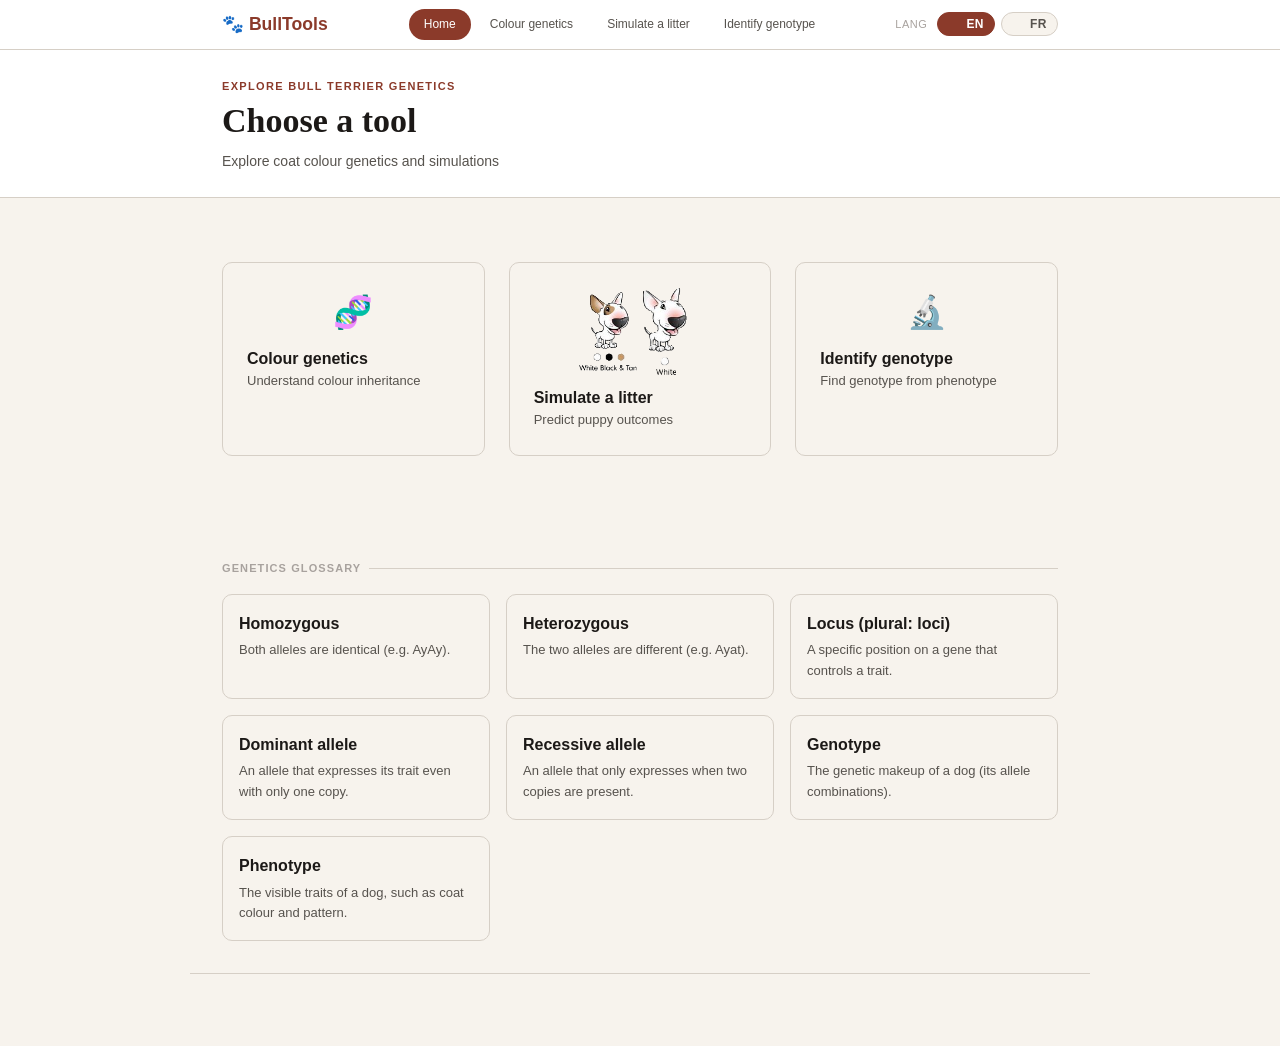
<file: index.html>
<!DOCTYPE html>
<html lang="en">
<head>
<meta charset="UTF-8">
<meta name="viewport" content="width=device-width, initial-scale=1.0">

<title>Bull Terrier Colors Tools</title>

<link rel="stylesheet" href="styles.css">
</head>

<body>

<!-- TOP BAR -->
<div class="top-bar">
  <div class="top-bar-inner">

    
      <!-- ✅ BRAND -->
    <a href="index.html" class="brand">
      🐾 BullTools
    </a>


    <nav class="nav-links">
      <a class="nav-link active" href="index.html">Home</a>
      <a class="nav-link" href="genetics.html" id="nav-genetics"></a>
      <a class="nav-link" href="cross.html" id="nav-litter"></a>
      <a class="nav-link" href="reverse.html" id="nav-reverse"></a>
    </nav>

    <div class="lang-group">
      <span class="lang-label">Lang</span>
      <button class="lang-btn" id="btn-en" onclick="setLang('en')">EN</button>
      <button class="lang-btn" id="btn-fr" onclick="setLang('fr')">FR</button>
    </div>

  </div>
</div>

<!-- HEADER -->
<div class="page-header">
  <div class="page-header-inner">
    <div class="header-eyebrow" id="home-eyebrow"></div>
      <h1 id="home-title"></h1>
      <p id="home-desc"></p>
  </div>
</div>

<main>


 <div class="tool-bar">

    <a href="genetics.html" class="tool-card">
      <div class="tool-icon">🧬</div>
      <div class="tool-title" id="home-genetics-title"></div>
      <div class="tool-desc" id="home-genetics-desc"></div>

    </a>

    <a href="cross.html" class="tool-card">
      <div class="tool-icon">
            <img src="assets/BT_white_CarTri.png" alt="">
            <img src="assets/BT_white.png" alt="">
      </div>
      <div class="tool-title" id="home-cross-title"></div>
      <div class="tool-desc" id="home-cross-desc"></div>
    </a>

    <a href="reverse.html" class="tool-card">
      <div class="tool-icon">🔬</div>
      <div class="tool-title" id="home-reverse-title"></div>
      <div class="tool-desc" id="home-reverse-desc"></div>
    </a>

  </div>

<div class="glossary">

  <div class="section-label" id="glossary-title"></div>

  <div class="glossary-grid">

    <div class="glossary-item">
      <div class="glossary-term" id="term-homo"></div>
      <div class="glossary-desc" id="desc-homo"></div>
    </div>

    <div class="glossary-item">
      <div class="glossary-term" id="term-hetero"></div>
      <div class="glossary-desc" id="desc-hetero"></div>
    </div>

    <div class="glossary-item">
      <div class="glossary-term" id="term-locus"></div>
      <div class="glossary-desc" id="desc-locus"></div>
    </div>

    <div class="glossary-item">
      <div class="glossary-term" id="term-dominant"></div>
      <div class="glossary-desc" id="desc-dominant"></div>
    </div>

    <div class="glossary-item">
      <div class="glossary-term" id="term-recessive"></div>
      <div class="glossary-desc" id="desc-recessive"></div>
    </div>

    <div class="glossary-item">
    <div class="glossary-term" id="term-genotype"></div>
    <div class="glossary-desc" id="desc-genotype"></div>
    </div>

    <div class="glossary-item">
    <div class="glossary-term" id="term-phenotype"></div>
    <div class="glossary-desc" id="desc-phenotype"></div>
    </div>

  </div>

</div>

</main>

<footer id="footer-ref"></footer>

<script src="js/ui.js"></script>
<script src="js/home.js"></script>

</body>
</html>
</file>
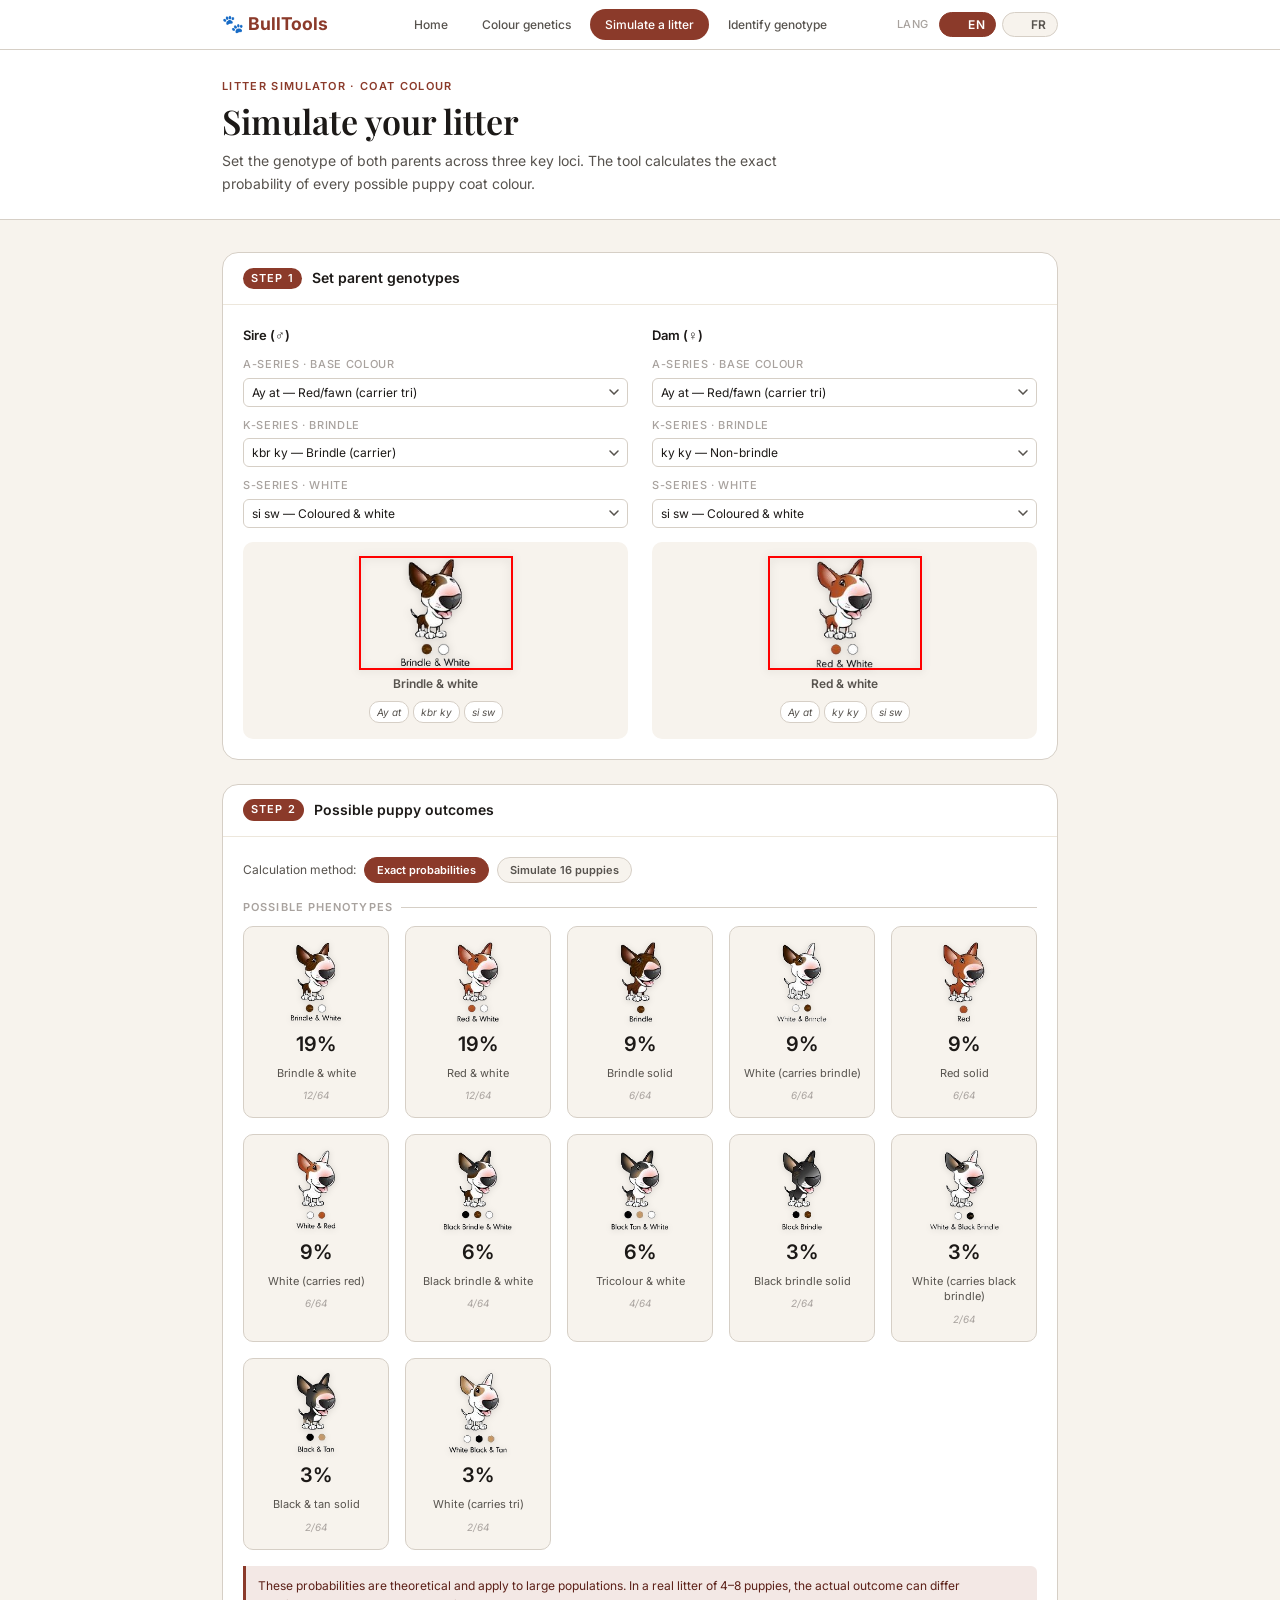
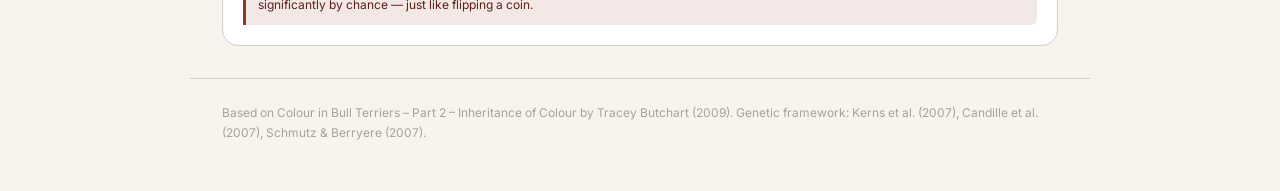
<file: cross.html>
<!DOCTYPE html>
<html lang="en">
<head>
<meta charset="UTF-8">
<meta name="viewport" content="width=device-width, initial-scale=1.0">
<title>Bull Terrier — Simulate a Litter</title>
<link rel="preconnect" href="https://fonts.googleapis.com">
<link href="https://fonts.googleapis.com/css2?family=Inter:wght@400;500;600&family=Playfair+Display:wght@600&display=swap" rel="stylesheet">
<link rel="stylesheet" href="styles.css">
</head>
<body>

<!-- TOP BAR -->
<div class="top-bar">
  <div class="top-bar-inner">

    <!-- ✅ BRAND -->
    <a href="index.html" class="brand">
      🐾 BullTools
    </a>

    <nav class="nav-links">
      <a class="nav-link" href="index.html">Home</a>
      <a class="nav-link" href="genetics.html" id="nav-genetics"></a>
      <a class="nav-link active" href="cross.html" id="nav-litter"></a>
      <a class="nav-link" href="reverse.html" id="nav-reverse"></a>
    </nav>
    
    <div class="lang-group">
      <span class="lang-label">Lang</span>
      <button class="lang-btn active" id="btn-en" onclick="setLang('en')">EN</button>
      <button class="lang-btn" id="btn-fr" onclick="setLang('fr')">FR</button>
    </div>
  </div>
</div>

<!-- PAGE HEADER -->
<div class="page-header">
  <div class="page-header-inner">
    <div class="header-eyebrow" id="hdr-eyebrow"></div>
    <h1 id="hdr-title"></h1>
    <p id="hdr-desc"></p>
  </div>
</div>

<main>
  <!-- PARENTS CARD -->
  <div class="card">
    <div class="card-header">
      <span class="card-tag" id="card-tag-parents"></span>
      <span class="card-title" id="card-title-parents"></span>
    </div>
    <div class="card-body">
      <div class="parents-grid">

        <!-- Parent 1 -->
        <div class="parent-block">
          <div class="parent-label" id="p1-label"></div>
          <div class="locus-row">
            <div class="locus-row-label" id="p1-a-label"></div>
            <select id="p1-A" onchange="update()"></select>
          </div>
          <div class="locus-row">
            <div class="locus-row-label" id="p1-k-label"></div>
            <select id="p1-K" onchange="update()"></select>
          </div>
          <div class="locus-row">
            <div class="locus-row-label" id="p1-s-label"></div>
            <select id="p1-S" onchange="update()"></select>
          </div>
          <div class="dog-preview" id="p1-preview">
            <img id="p1-img" src="" alt="Parent 1" onerror="this.style.outline='2px solid red';console.error('Image not found:',this.src)"/>
            <div class="phenotype-badge" id="p1-pheno-label"></div>
            <div class="genotype-pills" id="p1-geno-pills"></div>
          </div>
        </div>

        <!-- Parent 2 -->
        <div class="parent-block">
          <div class="parent-label" id="p2-label"></div>
          <div class="locus-row">
            <div class="locus-row-label" id="p2-a-label"></div>
            <select id="p2-A" onchange="update()"></select>
          </div>
          <div class="locus-row">
            <div class="locus-row-label" id="p2-k-label"></div>
            <select id="p2-K" onchange="update()"></select>
          </div>
          <div class="locus-row">
            <div class="locus-row-label" id="p2-s-label"></div>
            <select id="p2-S" onchange="update()"></select>
          </div>
          <div class="dog-preview" id="p2-preview">
            <img id="p2-img" src="" alt="Parent 2" onerror="this.style.outline='2px solid red';console.error('Image not found:',this.src)"/>
            <div class="phenotype-badge" id="p2-pheno-label"></div>
            <div class="genotype-pills" id="p2-geno-pills"></div>
          </div>
        </div>

      </div>
    </div>
  </div>

  <!-- RESULTS CARD -->
  <div class="card">
    <div class="card-header">
      <span class="card-tag" id="card-tag-results"></span>
      <span class="card-title" id="card-title-results"></span>
    </div>
    <div class="card-body">
      <div class="method-row">
        <span class="method-label" id="method-label"></span>
        <button class="method-btn active" id="btn-exact" onclick="setMethod('exact')"></button>
        <button class="method-btn" id="btn-sim" onclick="setMethod('sim')"></button>
      </div>
      <div class="section-label" id="results-section-label"></div>
      <div class="results-grid" id="results-grid"></div>
      <div class="note-box" id="results-note"></div>
    </div>
  </div>
</main>

<footer id="footer-ref"></footer>

<script src="js/ui.js"></script>
<script src="js/cross.js"></script>

</body>
</html>
</file>
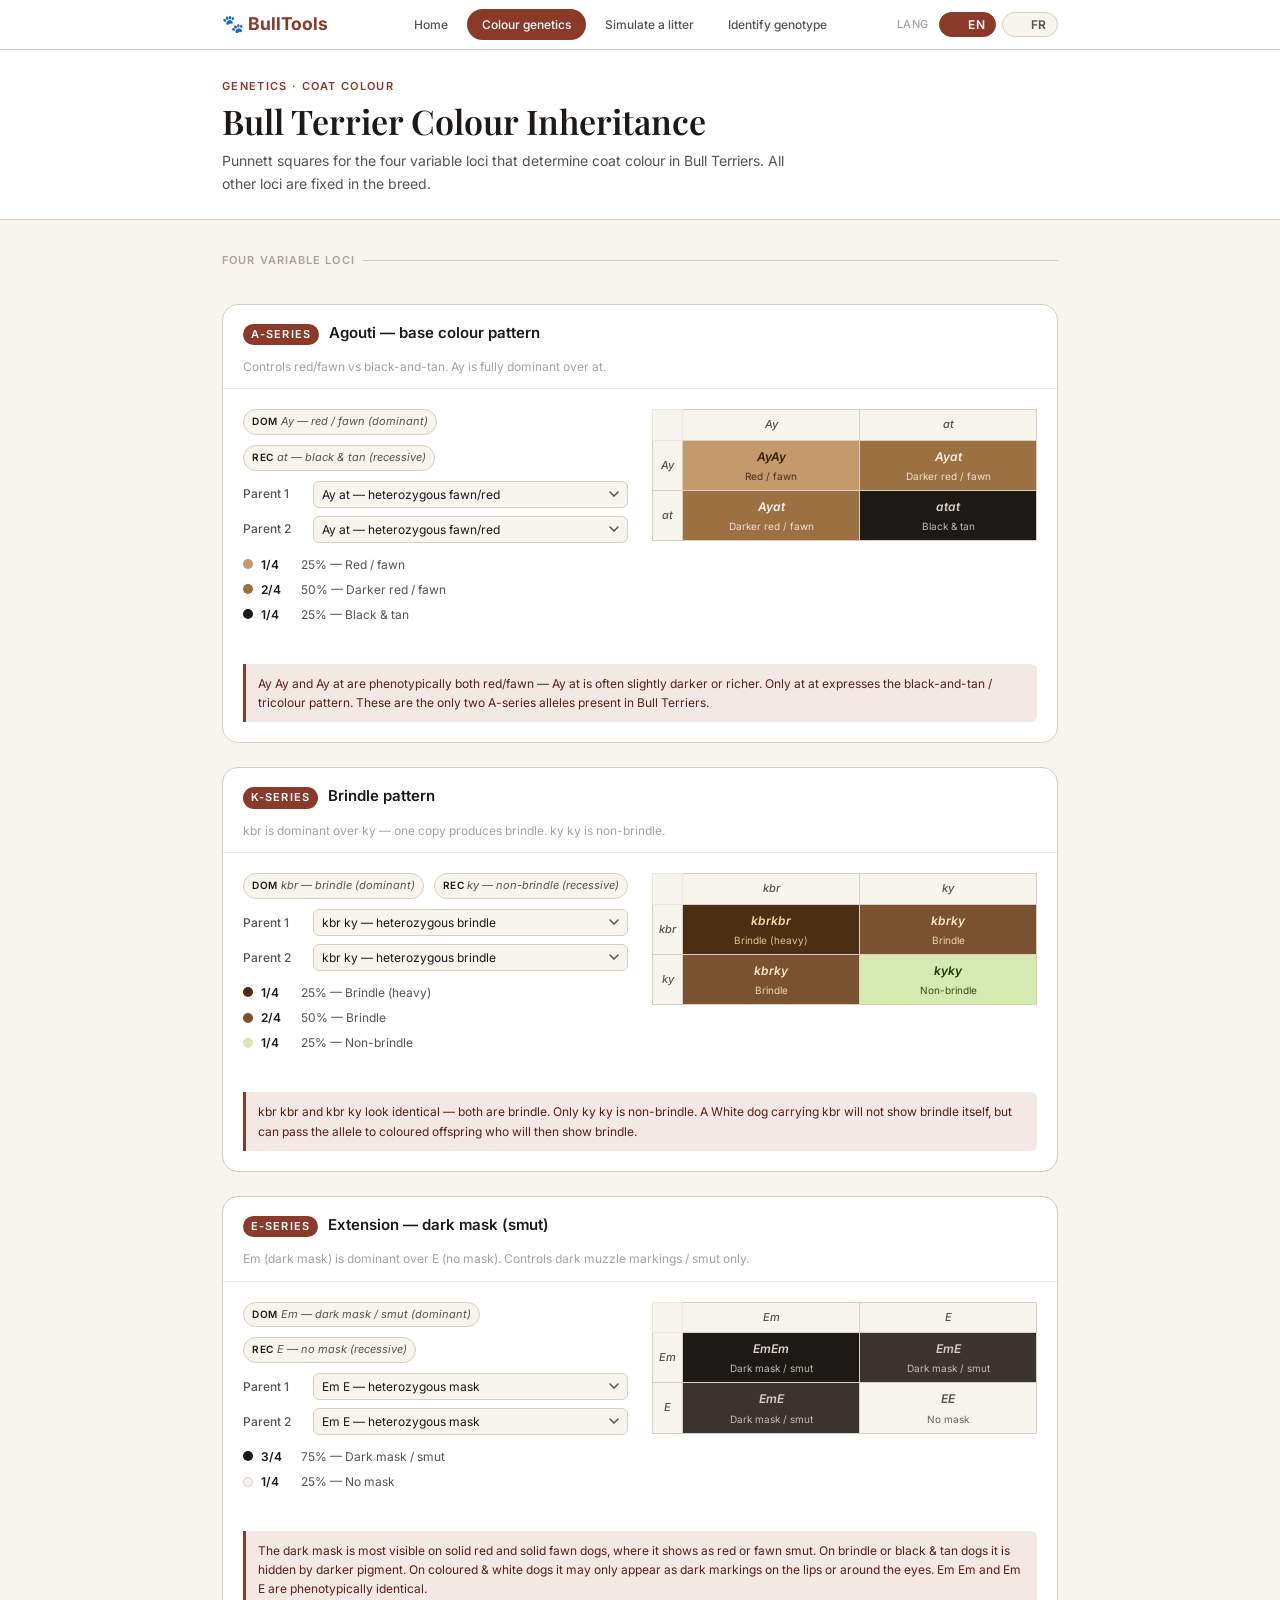
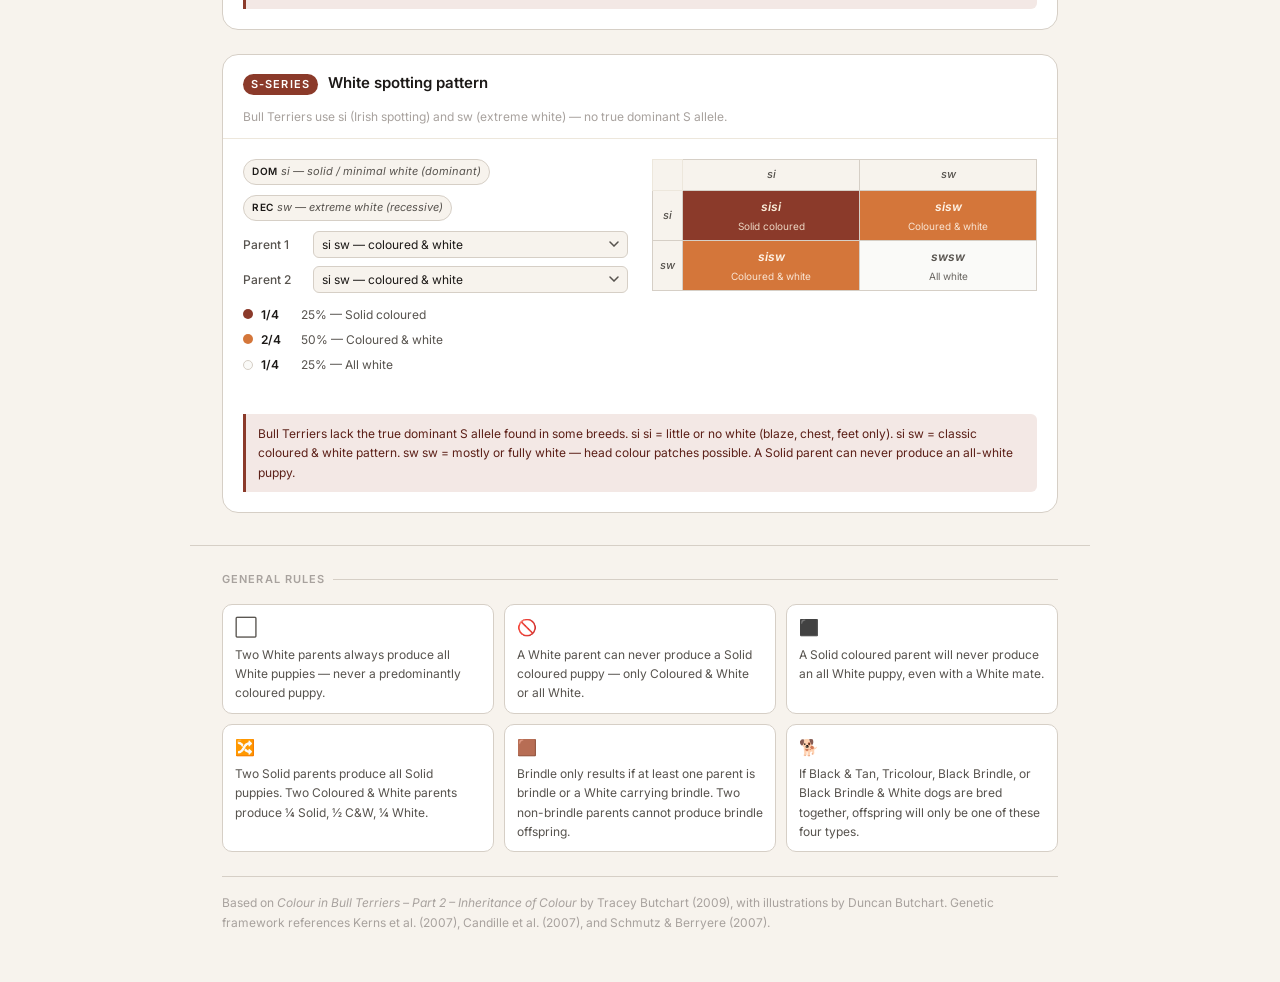
<file: genetics.html>
<!DOCTYPE html>
<html lang="en">
<head>
<meta charset="UTF-8">
<meta name="viewport" content="width=device-width, initial-scale=1.0">
<title>Bull Terrier Colour Genetics / Génétique des Couleurs chez le Bull Terrier</title>

  <!-- Fonts -->
  <link rel="preconnect" href="https://fonts.googleapis.com">
  <link href="https://fonts.googleapis.com/css2?family=Inter:wght@400;500;600&family=Playfair+Display:wght@600&display=swap" rel="stylesheet">

  <!-- Shared styles -->
  <link rel="stylesheet" href="styles.css">
</head>

<body>

<!-- TOP BAR -->
<div class="top-bar">
  <div class="top-bar-inner">

    <!-- ✅ BRAND -->
    <a href="index.html" class="brand">
      🐾 BullTools
    </a>

    <nav class="nav-links">
      <a class="nav-link" href="index.html">Home</a>
      <a class="nav-link active" href="genetics.html" id="nav-genetics"></a>
      <a class="nav-link" href="cross.html" id="nav-litter"></a>
      <a class="nav-link" href="reverse.html" id="nav-reverse"></a>
    </nav>
    
    <div class="lang-group">
      <span class="lang-label">Lang</span>
      <button class="lang-btn active" id="btn-en" onclick="setLang('en')">EN</button>
      <button class="lang-btn" id="btn-fr" onclick="setLang('fr')">FR</button>
    </div>
  </div>
</div>

<!-- PAGE HEADER -->
<div class="page-header">
  <div class="page-header-inner">
    <div class="header-eyebrow" id="hdr-eyebrow"></div>
    <h1 id="hdr-title"></h1>
    <p id="hdr-desc"></p>
  </div>
</div>

<main id="app"></main>

<footer>
  <div class="section-label" id="footer-rules-label"></div>
  <div class="rules-grid" id="rules-grid"></div>
  <hr class="divider" style="margin-top:1.5rem">
  <p id="footer-ref"></p>
</footer>

<script src="js/ui.js"></script>
<script src="js/genetics.js"></script>

</body>
</html>
</file>
<file: styles.css>
/* ══════════════════════════════════════════
   BULL TERRIER GENETICS — SHARED STYLESHEET
   Used by: index.html, cross.html
══════════════════════════════════════════ */

*, *::before, *::after { box-sizing: border-box; margin: 0; padding: 0; }

:root {
  --cream: #F7F3ED;
  --cream-dark: #EDE7DC;
  --ink: #1C1917;
  --ink-soft: #57534E;
  --ink-muted: #A8A29E;
  --rule: #D6CFC6;
  --accent: #8B3A2A;
  --accent-light: #F3E8E5;
  --white: #FFFFFF;
  --radius-sm: 6px;
  --radius-md: 10px;
  --radius-lg: 16px;
}

body {
  font-family: 'Inter', sans-serif;
  background: var(--cream);
  color: var(--ink);
  min-height: 100vh;
  line-height: 1.6;
}

/* ── TOP BAR (shared) ── */
.top-bar {
  background: var(--white);
  border-bottom: 1px solid var(--rule);
  position: sticky;
  top: 0;
  z-index: 100;
}

.top-bar-inner {
  max-width: 900px;
  margin: 0 auto;
  padding: 0.55rem 2rem;
  display: flex;
  justify-content: space-between;
  align-items: center;
  gap: 12px;
}

/* ── NAV LINKS (top bar) ── */
.nav-links { display: flex; gap: 4px; }

.nav-link {
  font-family: 'Inter', sans-serif;
  font-size: 12px;
  font-weight: 500;
  padding: 5px 14px;
  border-radius: 20px;
  border: 1px solid transparent;
  color: var(--ink-soft);
  text-decoration: none;
  transition: all 0.15s;
}
.nav-link:hover { background: var(--cream-dark); }
.nav-link.active { background: var(--accent); color: var(--white); }


/* ── LANG SWITCHER ── */
.lang-group { display: flex; align-items: center; gap: 6px; }

.lang-label {
  font-size: 11px;
  color: var(--ink-muted);
  font-weight: 500;
  letter-spacing: 0.05em;
  text-transform: uppercase;
  margin-right: 4px;
}

.lang-btn {
  font-family: 'Inter', sans-serif;
  font-size: 12px;
  font-weight: 600;
  padding: 4px 10px;
  border-radius: 20px;
  border: 1px solid var(--rule);
  background: var(--cream);
  color: var(--ink-soft);
  cursor: pointer;
  letter-spacing: 0.04em;
  transition: all 0.15s;
}
.lang-btn.active {
   background: var(--accent);
    color: var(--white);
     border-color: var(--accent);
     }
.lang-btn:hover:not(.active) { background: var(--cream-dark); }

/* ── FLAGS INSIDE BUTTONS ── */

.lang-btn {
  position: relative;
  padding-left: 28px; /* space for flag */
}

/* small flag icon */
.lang-btn::before {
  content: "";
  position: absolute;
  left: 6px;
  top: 50%;
  transform: translateY(-50%);
  width: 16px;
  height: 12px;
  background-size: cover;
  background-position: center;
  border-radius: 2px;
}

/* English flag */
#btn-en::before {
  background-image: url("https://flagcdn.com/w20/gb.png");
}

/* French flag */
#btn-fr::before {
  background-image: url("https://flagcdn.com/w20/fr.png");
}

/* ── PAGE HEADER ── */

.page-header {
  background: var(--white);
  border-bottom: 1px solid var(--rule);
}

.page-header-inner {
  max-width: 900px;
  margin: 0 auto;
  padding: 1.75rem 2rem 1.5rem;
}

/* eyebrow */
.header-eyebrow {
  font-size: 11px;
  font-weight: 600;
  letter-spacing: 0.12em;
  text-transform: uppercase;
  color: var(--accent);
  margin-bottom: 6px;
}

/* title */
.page-header-inner h1 {
  font-family: 'Playfair Display', serif;
  font-size: clamp(22px, 5vw, 34px);
  font-weight: 600;
  color: var(--ink);
  line-height: 1.2;
}

/* description */
.page-header-inner p {
  font-size: 14px;
  color: var(--ink-soft);
  margin-top: 8px;
  max-width: 580px;
}
/* ── MAIN LAYOUT ── */
main {
  max-width: 900px;
  margin: 0 auto;
  padding: 2rem;
  display: grid;
  gap: 1.5rem;
}

/* ── SHARED SECTION LABEL ── */
.section-label {
  font-size: 11px;
  font-weight: 600;
  letter-spacing: 0.1em;
  text-transform: uppercase;
  color: var(--ink-muted);
  margin-bottom: 10px;
  display: flex;
  align-items: center;
  gap: 8px;
}
.section-label::after { content: ''; flex: 1; height: 1px; background: var(--rule); }

/* ── NOTE BOX (shared) ── */
.note-box {
  background: var(--accent-light);
  border-left: 3px solid var(--accent);
  border-radius: 0 var(--radius-sm) var(--radius-sm) 0;
  padding: 10px 12px;
  font-size: 12px;
  color: #5C2018;
  line-height: 1.6;
  margin-top: 1rem;
  grid-column: 1 / -1;
}

/* ── FOOTER ── */
footer {
  max-width: 900px;
  margin: 0 auto;
  padding: 1.5rem 2rem 3rem;
  font-size: 12px;
  color: var(--ink-muted);
  border-top: 1px solid var(--rule);
  line-height: 1.7;
}

/* ── DIVIDER ── */
.divider { border: none; border-top: 1px solid var(--rule); margin: 0.5rem 0 1rem; }


/* ════════════════════════════════════════
   GENETICS.HTML — PUNNETT SQUARES
════════════════════════════════════════ */

.home-hero {
  text-align: center;
  padding: 3rem 1rem 1rem;
}

.home-hero h1 {
  font-family: 'Playfair Display', serif;
  font-size: 2rem;
}

.home-hero p {
  color: var(--ink-soft);
}

/* TOOL GRID */

.tool-bar {
  display: grid;
  grid-template-columns: repeat(auto-fit, minmax(220px, 1fr));
  gap: 1.5rem;
  margin: 2rem 0;
}

.tool-card {
  display: block;
  background: var(--cream);
  border: 1px solid var(--rule);
  border-radius: var(--radius-md);
  padding: 1.5rem;
  text-decoration: none;
  color: inherit;
  transition: all .2s ease;
}

.tool-card:hover {
  transform: translateY(-4px);
  border-color: var(--accent);
  box-shadow: 0 6px 14px rgba(0,0,0,0.08);
}

.tool-icon {
  font-size: 2rem;
}

.tool-title {
  font-weight: 600;
  margin-top: .5rem;
}

.tool-desc {
  font-size: 13px;
  color: var(--ink-soft);
}

.brand {
  font-weight: 700;
  text-decoration: none;
  color: var(--accent);
  margin-right: 1rem;
  font-size: 1.1rem;
}

.locus-card {
  background: var(--white);
  border: 1px solid var(--rule);
  border-radius: var(--radius-lg);
  overflow: hidden;
}

.locus-header {
  padding: 1rem 1.25rem 0.75rem;
  border-bottom: 1px solid var(--cream-dark);
  display: flex;
  align-items: baseline;
  gap: 10px;
  flex-wrap: wrap;
}

.locus-tag {
  font-size: 11px;
  font-weight: 600;
  letter-spacing: 0.1em;
  text-transform: uppercase;
  color: var(--white);
  background: var(--accent);
  padding: 2px 8px;
  border-radius: 20px;
  flex-shrink: 0;
}

.locus-title { font-size: 15px; font-weight: 600; color: var(--ink); }
.locus-subtitle { font-size: 12px; color: var(--ink-muted); margin-top: 2px; font-weight: 400; width: 100%; }

.locus-body {
  padding: 1.25rem;
  display: grid;
  grid-template-columns: 1fr 1fr;
  gap: 1.5rem;
  align-items: start;
}

/* Punnett select rows */
.parent-row { display: flex; align-items: center; gap: 8px; margin-bottom: 8px; }
.parent-row label { font-size: 12px; font-weight: 500; color: var(--ink-soft); min-width: 62px; }
.parent-row select {
  font-family: 'Inter', sans-serif;
  font-size: 12px;
  padding: 5px 8px;
  border-radius: var(--radius-sm);
  border: 1px solid var(--rule);
  background: var(--cream);
  color: var(--ink);
  cursor: pointer;
  flex: 1;
  appearance: none;
  background-image: url("data:image/svg+xml,%3Csvg xmlns='http://www.w3.org/2000/svg' width='10' height='6' viewBox='0 0 10 6'%3E%3Cpath d='M1 1l4 4 4-4' stroke='%2357534E' stroke-width='1.5' fill='none' stroke-linecap='round'/%3E%3C/svg%3E");
  background-repeat: no-repeat;
  background-position: right 8px center;
  padding-right: 24px;
}
.parent-row select:focus { outline: 2px solid var(--accent); outline-offset: 1px; }

/* Punnett table */
.punnett-wrap { overflow-x: auto; }
table.punnett { border-collapse: collapse; width: 100%; table-layout: fixed; }
table.punnett th, table.punnett td {
  text-align: center; vertical-align: middle;
  padding: 6px 4px; border: 1px solid var(--rule); font-size: 12px;
}
table.punnett th { font-weight: 500; color: var(--ink-soft); background: var(--cream); font-size: 11px; }
table.punnett .corner { background: var(--cream); border-color: var(--cream-dark); }
.cell-geno { font-weight: 600; font-size: 12px; font-style: italic; }
.cell-pheno { font-size: 10px; margin-top: 2px; opacity: 0.88; font-weight: 400; }

/* Frequency pills */
.freqs { display: flex; flex-direction: column; gap: 6px; margin-top: 12px; }
.freq-row { display: flex; align-items: center; gap: 8px; font-size: 12px; color: var(--ink-soft); }
.freq-dot { width: 10px; height: 10px; border-radius: 50%; flex-shrink: 0; }
.freq-pct { font-weight: 600; color: var(--ink); min-width: 32px; }

/* Allele legend chips */
.allele-legend { display: flex; gap: 10px; flex-wrap: wrap; margin-bottom: 10px; }
.allele-chip {
  font-size: 11px; padding: 3px 8px; border-radius: 20px;
  border: 1px solid var(--rule); color: var(--ink-soft); background: var(--cream); font-style: italic;
}
.allele-chip strong {
  font-style: normal; font-weight: 600; color: var(--ink);
  font-size: 10px; margin-right: 3px; text-transform: uppercase; letter-spacing: 0.05em;
}

/* General rules grid */
.rules-grid { display: grid; grid-template-columns: repeat(auto-fit, minmax(220px, 1fr)); gap: 10px; margin-top: 1rem; }
.rule-card {
  background: var(--white); border: 1px solid var(--rule);
  border-radius: var(--radius-md); padding: 10px 12px; font-size: 12px; color: var(--ink-soft); line-height: 1.6;
}
.rule-card::before { content: attr(data-icon); display: block; font-size: 16px; margin-bottom: 4px; }


/* ════════════════════════════════════════
   CROSS.HTML — LITTER SIMULATOR
════════════════════════════════════════ */

/* Cards */
.card { background: var(--white); border: 1px solid var(--rule); border-radius: var(--radius-lg); overflow: hidden; }
.card-header {
  padding: 0.9rem 1.25rem;
  border-bottom: 1px solid var(--cream-dark);
  display: flex; align-items: center; gap: 10px;
}
.card-tag {
  font-size: 11px; font-weight: 600; letter-spacing: 0.1em; text-transform: uppercase;
  color: var(--white); background: var(--accent); padding: 2px 8px; border-radius: 20px; flex-shrink: 0;
}
.card-title { font-size: 14px; font-weight: 600; color: var(--ink); }
.card-body { padding: 1.25rem; }

/* Parents grid */
.parents-grid { display: grid; grid-template-columns: 1fr 1fr; gap: 1.5rem; }
.parent-block { display: flex; flex-direction: column; gap: 10px; }
.parent-label { font-size: 13px; font-weight: 600; color: var(--ink); }

/* Dog preview box */
.dog-preview {
  display: flex; flex-direction: column; align-items: center;
  gap: 8px; background: var(--cream); border-radius: var(--radius-md); padding: 1rem; margin-top: 4px;
}
.dog-preview img {
  width: 150px; height: 110px; object-fit: contain;
  filter: drop-shadow(0 1px 4px rgba(0,0,0,.15));
  display: block;
}
.phenotype-badge { font-size: 12px; font-weight: 600; color: var(--ink-soft); text-align: center; line-height: 1.4; }
.genotype-pills { display: flex; flex-wrap: wrap; gap: 4px; justify-content: center; }
.gpill {
  font-size: 10px; font-style: italic; background: var(--white);
  border: 1px solid var(--rule); border-radius: 10px; padding: 2px 7px; color: var(--ink-soft);
}

/* Locus select rows (cross.html) */
.locus-row { display: flex; flex-direction: column; gap: 4px; }
.locus-row-label { font-size: 11px; font-weight: 500; color: var(--ink-muted); text-transform: uppercase; letter-spacing: 0.06em; }
.locus-row select {
  font-family: 'Inter', sans-serif; font-size: 12px; padding: 6px 8px;
  border-radius: var(--radius-sm); border: 1px solid var(--rule);
  background: var(--white); color: var(--ink); cursor: pointer; width: 100%;
  appearance: none;
  background-image: url("data:image/svg+xml,%3Csvg xmlns='http://www.w3.org/2000/svg' width='10' height='6' viewBox='0 0 10 6'%3E%3Cpath d='M1 1l4 4 4-4' stroke='%2357534E' stroke-width='1.5' fill='none' stroke-linecap='round'/%3E%3C/svg%3E");
  background-repeat: no-repeat; background-position: right 8px center; padding-right: 24px;
}
.locus-row select:focus { outline: 2px solid var(--accent); outline-offset: 1px; }

/* Method toggle */
.method-row { display: flex; align-items: center; gap: 8px; margin-bottom: 1rem; flex-wrap: wrap; }
.method-label { font-size: 12px; color: var(--ink-soft); }
.method-btn {
  font-family: 'Inter', sans-serif; font-size: 11px; font-weight: 600;
  padding: 5px 12px; border-radius: 20px; border: 1px solid var(--rule);
  background: var(--cream); color: var(--ink-soft); cursor: pointer; transition: all 0.15s;
}
.method-btn.active { background: var(--accent); color: var(--white); border-color: var(--accent); }
.method-btn:hover:not(.active) { background: var(--cream-dark); }

/* Results grid */
.results-grid { display: grid; grid-template-columns: repeat(auto-fill, minmax(130px, 1fr)); gap: 1rem; }
.result-card {
  display: flex; flex-direction: column; align-items: center; gap: 6px;
  background: var(--cream); border: 1px solid var(--rule);
  border-radius: var(--radius-md); padding: 0.9rem 0.75rem;
}
.result-card img {
  width: 110px; height: 80px; object-fit: contain;
  filter: drop-shadow(0 1px 3px rgba(0,0,0,.12));
  display: block; margin: 0 auto;
  transition: transform 0.2s ease;
}
.result-card:hover img { transform: scale(1.05); }
.result-pct { font-size: 20px; font-weight: 600; color: var(--ink); }
.result-label { font-size: 11px; color: var(--ink-soft); text-align: center; line-height: 1.4; }
.result-geno { font-size: 10px; font-style: italic; color: var(--ink-muted); text-align: center; }

/* legacy size classes */
.dog-lg { width: 120px; height: auto; }
.dog-sm { width: 90px; height: auto; }


/* ── RESPONSIVE ── */
@media (max-width: 600px) {
  .locus-body { grid-template-columns: 1fr; }
  .parents-grid { grid-template-columns: 1fr; }
  .results-grid { grid-template-columns: repeat(auto-fill, minmax(110px, 1fr)); }
  main { padding: 1rem; }
  header, .page-header-inner { padding: 1.25rem 1rem 1rem; }
  .top-bar-inner { padding: 0.55rem 1rem; flex-wrap: wrap; }
}


/* ════════════════════════════════════════
   REVERSE.HTML — GENOTYPE LOOKUP
════════════════════════════════════════ */

.pheno-grid {
  display: grid;
  grid-template-columns: repeat(auto-fill, minmax(140px, 1fr));
  gap: 1rem;
  margin-top: .5rem;
}
.pheno-card {
  display: flex;
  flex-direction: column;
  align-items: center;
  gap: 8px;
  background: var(--cream);
  border: 2px solid var(--rule);
  border-radius: var(--radius-md);
  padding: .85rem .6rem;
  cursor: pointer;
  transition: border-color .15s, background .15s;
  text-align: center;
}
.pheno-card:hover { border-color: var(--accent); background: var(--accent-light); }
.pheno-card.selected { border-color: var(--accent); background: var(--accent-light); box-shadow: 0 0 0 3px rgba(139,58,42,.15); }
.pheno-card img { width: 100px; height: 72px; object-fit: contain; filter: drop-shadow(0 1px 3px rgba(0,0,0,.12)); pointer-events: none; }
.pheno-card-label { font-size: 11px; font-weight: 600; color: var(--ink-soft); line-height: 1.4; }
.pheno-card.selected .pheno-card-label { color: var(--accent); }

/* ── results ── */
.geno-results { display: grid; gap: 1rem; margin-top: .5rem; }
.geno-option {
  background: var(--cream);
  border: 1px solid var(--rule);
  border-radius: var(--radius-md);
  padding: 1rem 1.1rem;
}
.geno-option-header {
  display: flex;
  align-items: center;
  gap: 10px;
  margin-bottom: 8px;
  flex-wrap: wrap;
}
.geno-number {
  font-size: 11px;
  font-weight: 700;
  letter-spacing: .08em;
  text-transform: uppercase;
  color: var(--white);
  background: var(--accent);
  padding: 2px 8px;
  border-radius: 20px;
  flex-shrink: 0;
}
.geno-formula {
  font-size: 14px;
  font-style: italic;
  font-weight: 600;
  color: var(--ink);
  display: flex;
  flex-wrap: wrap;
  gap: 6px;
  align-items: center;
}
.locus-pill {
  font-size: 12px;
  font-style: italic;
  background: var(--white);
  border: 1px solid var(--rule);
  border-radius: 10px;
  padding: 2px 10px;
  color: var(--ink);
  font-weight: 600;
}
.locus-pill span {
  font-weight: 400;
  font-style: normal;
  color: var(--ink-muted);
  font-size: 10px;
  margin-left: 4px;
}
.offspring-note {
  font-size: 12px;
  color: var(--ink-soft);
  line-height: 1.6;
  margin-top: 6px;
  padding-top: 6px;
  border-top: 1px solid var(--rule);
}
.offspring-note strong { color: var(--ink-soft); font-weight: 600; }

.geno-description {
  font-size: 13px;
  font-weight: 500;
  color: var(--ink);
  margin-bottom: 4px;
}

.empty-state {
  text-align: center;
  padding: 2.5rem 1rem;
  color: var(--ink-muted);
  font-size: 14px;
}
.empty-state .icon { font-size: 2.5rem; margin-bottom: .5rem; }

.hint-box {
  background: var(--accent-light);
  border-left: 3px solid var(--accent);
  border-radius: 0 var(--radius-sm) var(--radius-sm) 0;
  padding: 10px 12px;
  font-size: 12px;
  color: #5C2018;
  line-height: 1.6;
  margin-top: 1rem;
}

.selected-banner {
  display: none;
  align-items: center;
  gap: 10px;
  background: var(--white);
  border: 1px solid var(--rule);
  border-radius: var(--radius-md);
  padding: .75rem 1rem;
  margin-bottom: 1rem;
}
.selected-banner.visible { display: flex; }
.selected-banner img { width: 64px; height: 46px; object-fit: contain; }
.selected-banner-text { font-size: 13px; font-weight: 600; color: var(--ink); }
.selected-banner-sub  { font-size: 11px; color: var(--ink-muted); margin-top: 2px; }

/* ════════════════════════════════════════
   INDEX.HTML — GLOSSARY
════════════════════════════════════════ */
/* GLOSSARY */

.glossary {
  margin-top: 3rem;
}

.glossary-grid {
  display: grid;
  grid-template-columns: repeat(auto-fit, minmax(220px, 1fr));
  gap: 1rem;
  margin-top: 1rem;
}

.glossary-item {
  border: 1px solid var(--rule);
  border-radius: var(--radius-md);
  padding: 1rem;
  background: var(--cream);
}

.glossary-term {
  font-weight: 600;
  margin-bottom: 4px;
}

.glossary-desc {
  font-size: 13px;
  color: var(--ink-soft);
}

.tool-icon {
  display: flex;
  align-items: center;
  justify-content: center;
  gap: 4px; /* space between dogs */
}

.tool-icon img {
  width: 60px;   /* adjust size */
  height: auto;
}
</file>
